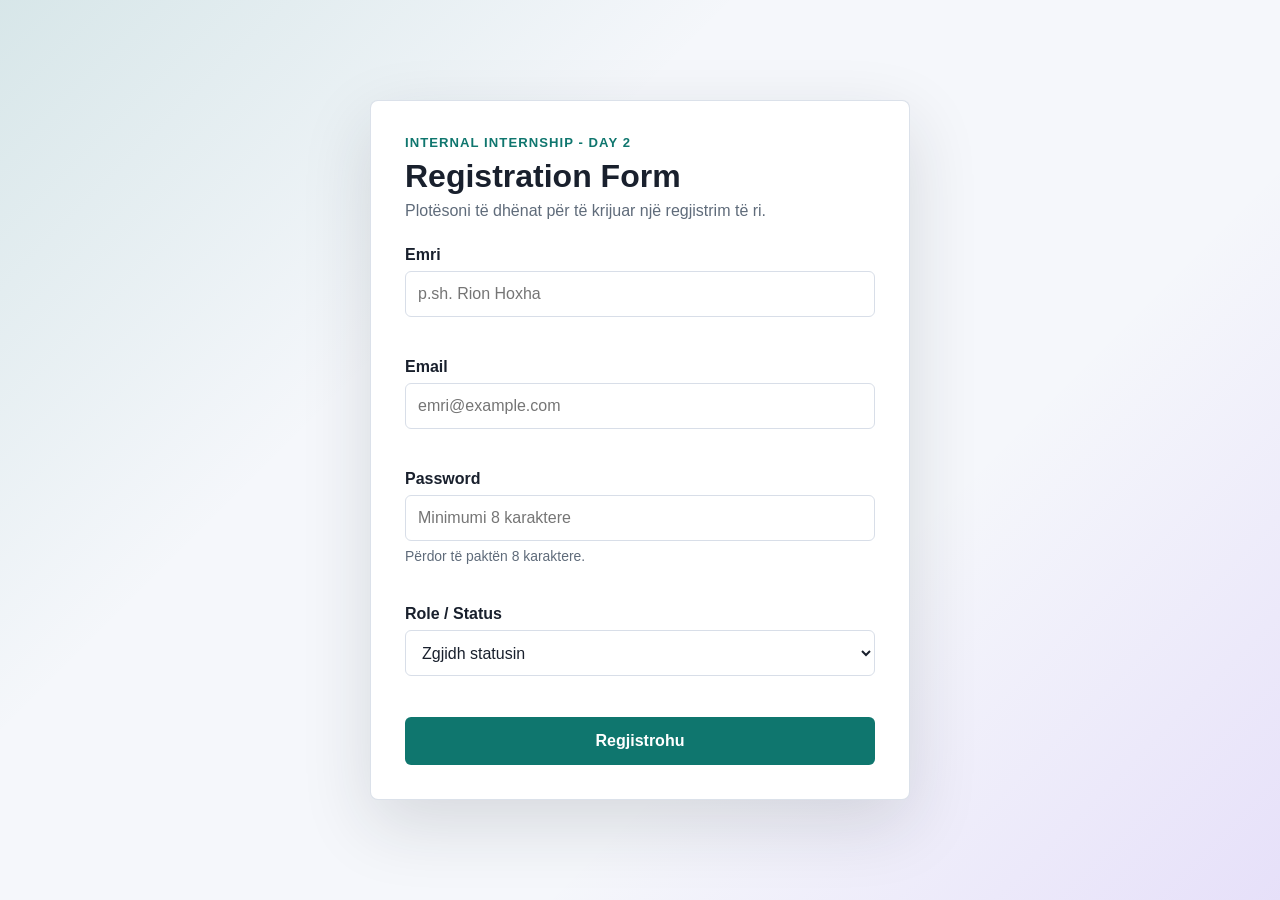
<file: Day 2-Task 2/index.html>
<!DOCTYPE html>
<html lang="sq">
<head>
  <meta charset="UTF-8">
  <meta name="viewport" content="width=device-width, initial-scale=1.0">
  <title>Registration Form - Day 2 Task 2</title>
  <link rel="stylesheet" href="styles.css">
</head>
<body>
  <main class="page-shell">
    <section class="registration-panel" aria-labelledby="page-title">
      <div class="intro">
        <p class="eyebrow">Internal Internship - Day 2</p>
        <h1 id="page-title">Registration Form</h1>
        <p class="description">Plotësoni të dhënat për të krijuar një regjistrim të ri.</p>
      </div>

      <form id="registrationForm" class="form" novalidate>
        <div class="field">
          <label for="fullName">Emri</label>
          <input id="fullName" name="fullName" type="text" autocomplete="name" placeholder="p.sh. Rion Hoxha">
          <p class="error-message" id="fullNameError" aria-live="polite"></p>
        </div>

        <div class="field">
          <label for="email">Email</label>
          <input id="email" name="email" type="email" autocomplete="email" placeholder="emri@example.com">
          <p class="error-message" id="emailError" aria-live="polite"></p>
        </div>

        <div class="field">
          <label for="password">Password</label>
          <input id="password" name="password" type="password" autocomplete="new-password" placeholder="Minimumi 8 karaktere">
          <p class="helper-text">Përdor të paktën 8 karaktere.</p>
          <p class="error-message" id="passwordError" aria-live="polite"></p>
        </div>

        <div class="field">
          <label for="role">Role / Status</label>
          <select id="role" name="role">
            <option value="">Zgjidh statusin</option>
            <option value="Student">Student</option>
            <option value="Intern">Intern</option>
            <option value="Mentor">Mentor</option>
            <option value="Staff">Staff</option>
          </select>
          <p class="error-message" id="roleError" aria-live="polite"></p>
        </div>

        <button class="submit-button" type="submit">Regjistrohu</button>
      </form>
    </section>

    <dialog id="summaryDialog" class="summary-dialog">
      <div class="summary-content">
        <p class="success-tag">Regjistrimi u krye me sukses</p>
        <h2>Përmbledhje</h2>
        <dl class="summary-list">
          <div>
            <dt>Emri</dt>
            <dd id="summaryName"></dd>
          </div>
          <div>
            <dt>Email</dt>
            <dd id="summaryEmail"></dd>
          </div>
          <div>
            <dt>Role / Status</dt>
            <dd id="summaryRole"></dd>
          </div>
        </dl>
        <button id="closeSummary" class="close-button" type="button">Mbyll</button>
      </div>
    </dialog>
  </main>

  <script src="script.js"></script>
</body>
</html>
</file>
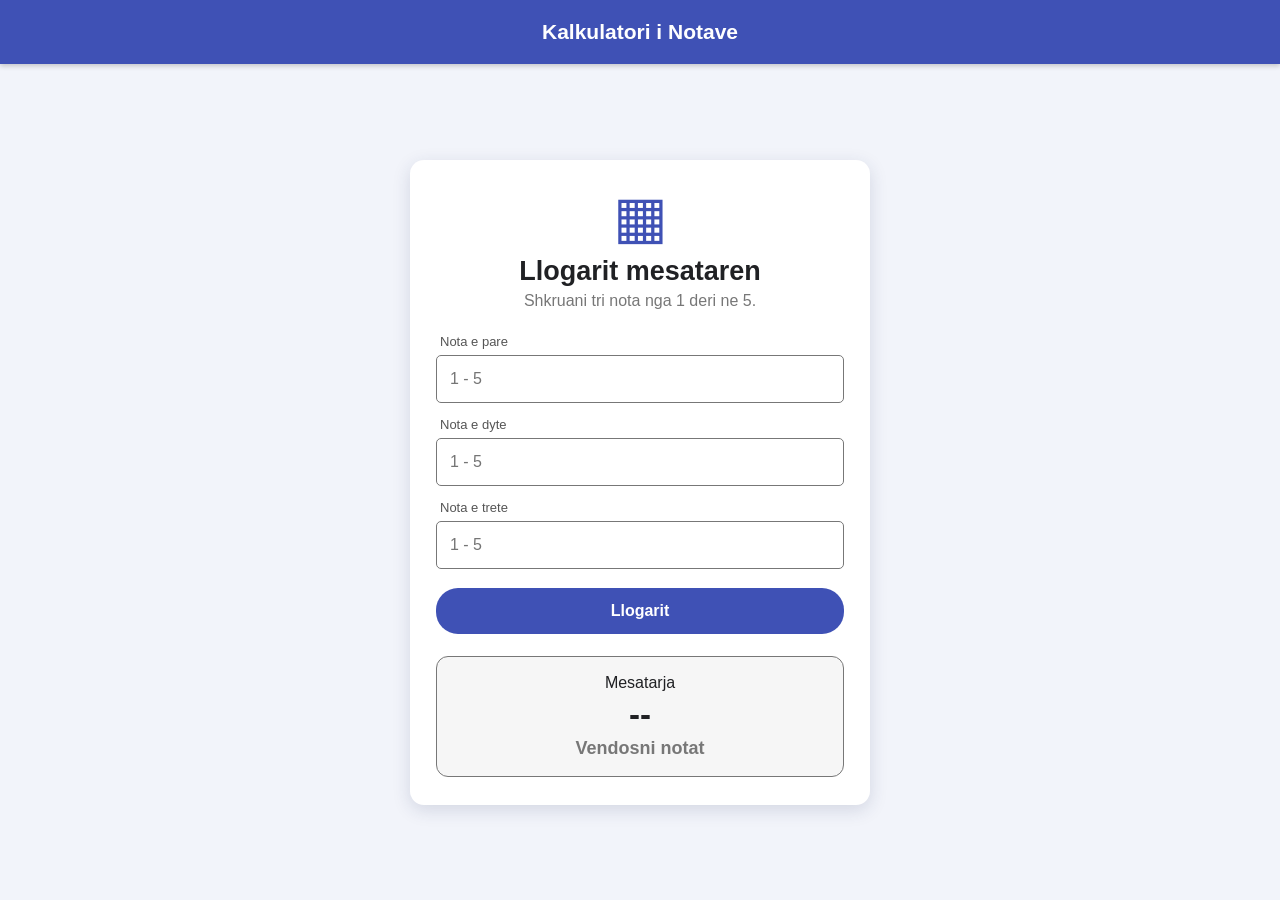
<file: Day 1-Task 2/preview/index.html>
<!doctype html>
<html lang="sq">
<head>
  <meta charset="utf-8">
  <meta name="viewport" content="width=device-width, initial-scale=1">
  <title>Kalkulatori i Notave</title>
  <style>
    * { box-sizing: border-box; }
    body {
      margin: 0;
      min-height: 100vh;
      font-family: Arial, sans-serif;
      background: #f2f4fa;
      color: #202124;
    }
    header {
      height: 64px;
      display: flex;
      align-items: center;
      justify-content: center;
      background: #3f51b5;
      color: white;
      font-size: 21px;
      font-weight: 600;
      box-shadow: 0 2px 5px #0003;
    }
    main {
      min-height: calc(100vh - 64px);
      display: grid;
      place-items: center;
      padding: 28px 18px;
    }
    .card {
      width: min(460px, 100%);
      background: white;
      padding: 28px 26px;
      border-radius: 14px;
      box-shadow: 0 5px 18px #1f2c5d26;
    }
    .calculator-icon {
      text-align: center;
      color: #3f51b5;
      font-size: 58px;
      line-height: 1;
    }
    h1 { margin: 10px 0 5px; text-align: center; font-size: 27px; }
    .help { margin: 0 0 24px; text-align: center; color: #777; }
    label { display: block; color: #555; font-size: 13px; margin: 0 0 6px 4px; }
    input {
      width: 100%;
      padding: 14px 13px;
      border: 1px solid #777;
      border-radius: 5px;
      font-size: 16px;
      margin-bottom: 14px;
      outline-color: #3f51b5;
    }
    button {
      width: 100%;
      border: 0;
      border-radius: 22px;
      padding: 14px;
      margin-top: 5px;
      background: #3f51b5;
      color: white;
      font-size: 16px;
      font-weight: 600;
      cursor: pointer;
    }
    .result {
      margin-top: 22px;
      padding: 17px;
      text-align: center;
      border: 1px solid #777;
      border-radius: 12px;
      background: #7771;
    }
    .result.pass { border-color: #2e7d32; background: #2e7d3218; }
    .result.fail { border-color: #c62828; background: #c6282818; }
    .average { font-size: 33px; font-weight: 700; margin: 4px 0; }
    .status { color: #777; font-size: 18px; font-weight: 700; }
    .pass .status { color: #2e7d32; }
    .fail .status { color: #c62828; }
    .snack {
      display: none;
      position: fixed;
      left: 50%;
      bottom: 24px;
      transform: translateX(-50%);
      width: min(420px, calc(100% - 32px));
      padding: 15px 18px;
      border-radius: 5px;
      background: #c62828;
      color: white;
      box-shadow: 0 3px 10px #0004;
    }
  </style>
</head>
<body>
  <header>Kalkulatori i Notave</header>
  <main>
    <section class="card">
      <div class="calculator-icon">▦</div>
      <h1>Llogarit mesataren</h1>
      <p class="help">Shkruani tri nota nga 1 deri ne 5.</p>
      <label for="n1">Nota e pare</label>
      <input id="n1" inputmode="decimal" placeholder="1 - 5">
      <label for="n2">Nota e dyte</label>
      <input id="n2" inputmode="decimal" placeholder="1 - 5">
      <label for="n3">Nota e trete</label>
      <input id="n3" inputmode="decimal" placeholder="1 - 5">
      <button id="calculate">Llogarit</button>
      <div class="result" id="result">
        <div>Mesatarja</div>
        <div class="average" id="average">--</div>
        <div class="status" id="status">Vendosni notat</div>
      </div>
    </section>
  </main>
  <div class="snack" id="snack"></div>
  <script>
    const inputs = ['n1', 'n2', 'n3'].map(id => document.getElementById(id));
    const result = document.getElementById('result');
    const average = document.getElementById('average');
    const status = document.getElementById('status');
    const snack = document.getElementById('snack');

    function error(message) {
      snack.textContent = message;
      snack.style.display = 'block';
      setTimeout(() => snack.style.display = 'none', 3500);
    }

    document.getElementById('calculate').addEventListener('click', () => {
      if (inputs.some(input => input.value.trim() === '')) {
        error('Ju lutem plotesoni te gjitha fushat.');
        return;
      }
      const grades = inputs.map(input => Number(input.value));
      if (grades.some(grade => Number.isNaN(grade))) {
        error('Vlerat duhet te jene numra.');
        return;
      }
      if (grades.some(grade => grade < 1 || grade > 5)) {
        error('Notat duhet te jene nga 1 deri ne 5.');
        return;
      }
      const value = grades.reduce((sum, grade) => sum + grade, 0) / 3;
      const passed = value >= 2;
      average.textContent = value.toFixed(2);
      status.textContent = passed ? 'Kalon' : 'Duhet permiresim';
      result.className = passed ? 'result pass' : 'result fail';
    });
  </script>
</body>
</html>
</file>
<file: Day 2-Task 2/styles.css>
:root {
  --background: #f5f7fb;
  --panel: #ffffff;
  --text: #19202d;
  --muted: #5f6b7a;
  --line: #d8dee8;
  --accent: #0f766e;
  --accent-dark: #115e59;
  --danger: #c2410c;
  --danger-bg: #fff7ed;
  --success-bg: #ecfdf5;
  --success-text: #047857;
  --shadow: 0 24px 70px rgba(25, 32, 45, 0.14);
}

* {
  box-sizing: border-box;
}

body {
  min-height: 100vh;
  margin: 0;
  font-family: Arial, Helvetica, sans-serif;
  color: var(--text);
  background:
    linear-gradient(135deg, rgba(15, 118, 110, 0.13), transparent 34%),
    linear-gradient(315deg, rgba(124, 58, 237, 0.12), transparent 34%),
    var(--background);
}

.page-shell {
  min-height: 100vh;
  display: grid;
  place-items: center;
  padding: 32px 18px;
}

.registration-panel {
  width: min(100%, 540px);
  padding: 34px;
  border: 1px solid rgba(216, 222, 232, 0.9);
  border-radius: 8px;
  background: var(--panel);
  box-shadow: var(--shadow);
}

.intro {
  margin-bottom: 26px;
}

.eyebrow {
  margin: 0 0 8px;
  color: var(--accent);
  font-size: 0.82rem;
  font-weight: 700;
  letter-spacing: 0.08em;
  text-transform: uppercase;
}

h1,
h2,
p {
  margin-top: 0;
}

h1 {
  margin-bottom: 8px;
  font-size: 2rem;
  line-height: 1.15;
}

.description,
.helper-text {
  color: var(--muted);
}

.description {
  margin-bottom: 0;
}

.form {
  display: grid;
  gap: 16px;
}

.field {
  min-height: 96px;
}

label {
  display: block;
  margin-bottom: 7px;
  font-weight: 700;
}

input,
select {
  width: 100%;
  min-height: 46px;
  padding: 11px 12px;
  border: 1px solid var(--line);
  border-radius: 6px;
  color: var(--text);
  background: #ffffff;
  font: inherit;
  outline: none;
  transition: border-color 0.16s ease, box-shadow 0.16s ease, background 0.16s ease;
}

input:focus,
select:focus {
  border-color: var(--accent);
  box-shadow: 0 0 0 4px rgba(15, 118, 110, 0.14);
}

.field.is-invalid input,
.field.is-invalid select {
  border-color: var(--danger);
  background: var(--danger-bg);
}

.field.is-valid input,
.field.is-valid select {
  border-color: var(--accent);
}

.helper-text,
.error-message {
  min-height: 18px;
  margin: 6px 0 0;
  font-size: 0.87rem;
  line-height: 1.3;
}

.error-message {
  color: var(--danger);
  font-weight: 700;
}

.submit-button,
.close-button {
  min-height: 48px;
  border: 0;
  border-radius: 6px;
  color: #ffffff;
  background: var(--accent);
  font: inherit;
  font-weight: 700;
  cursor: pointer;
  transition: transform 0.16s ease, background 0.16s ease;
}

.submit-button:hover,
.close-button:hover {
  background: var(--accent-dark);
  transform: translateY(-1px);
}

.summary-dialog {
  width: min(92vw, 440px);
  padding: 0;
  border: 0;
  border-radius: 8px;
  box-shadow: var(--shadow);
}

.summary-dialog::backdrop {
  background: rgba(25, 32, 45, 0.48);
}

.summary-content {
  padding: 28px;
}

.success-tag {
  display: inline-block;
  margin-bottom: 12px;
  padding: 7px 10px;
  border-radius: 999px;
  color: var(--success-text);
  background: var(--success-bg);
  font-size: 0.85rem;
  font-weight: 700;
}

.summary-list {
  display: grid;
  gap: 12px;
  margin: 18px 0 24px;
}

.summary-list div {
  padding: 12px;
  border: 1px solid var(--line);
  border-radius: 6px;
  background: #f8fafc;
}

dt {
  margin-bottom: 4px;
  color: var(--muted);
  font-size: 0.8rem;
  font-weight: 700;
  text-transform: uppercase;
}

dd {
  margin: 0;
  overflow-wrap: anywhere;
}

.close-button {
  width: 100%;
}

@media (max-width: 560px) {
  .page-shell {
    align-items: start;
    padding: 16px;
  }

  .registration-panel {
    padding: 24px 18px;
  }

  h1 {
    font-size: 1.62rem;
  }

  .field {
    min-height: 94px;
  }
}
</file>
